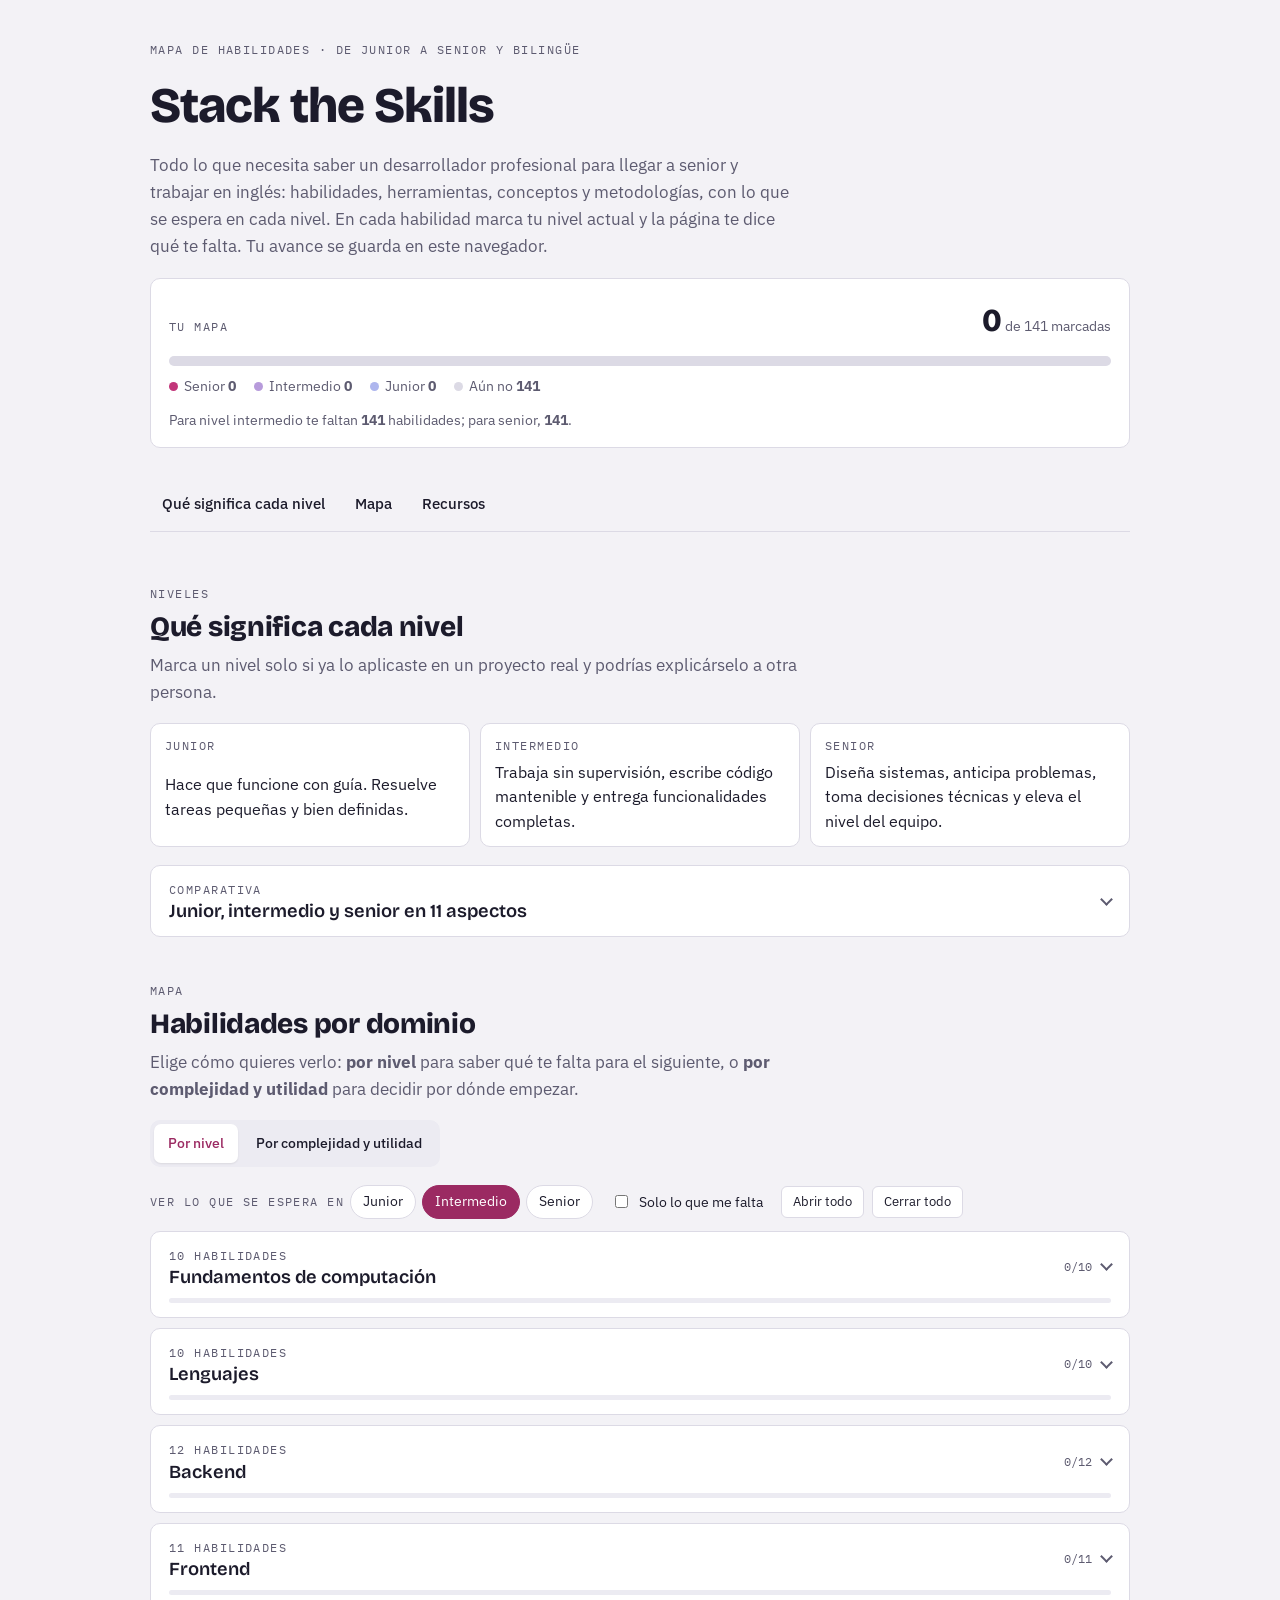
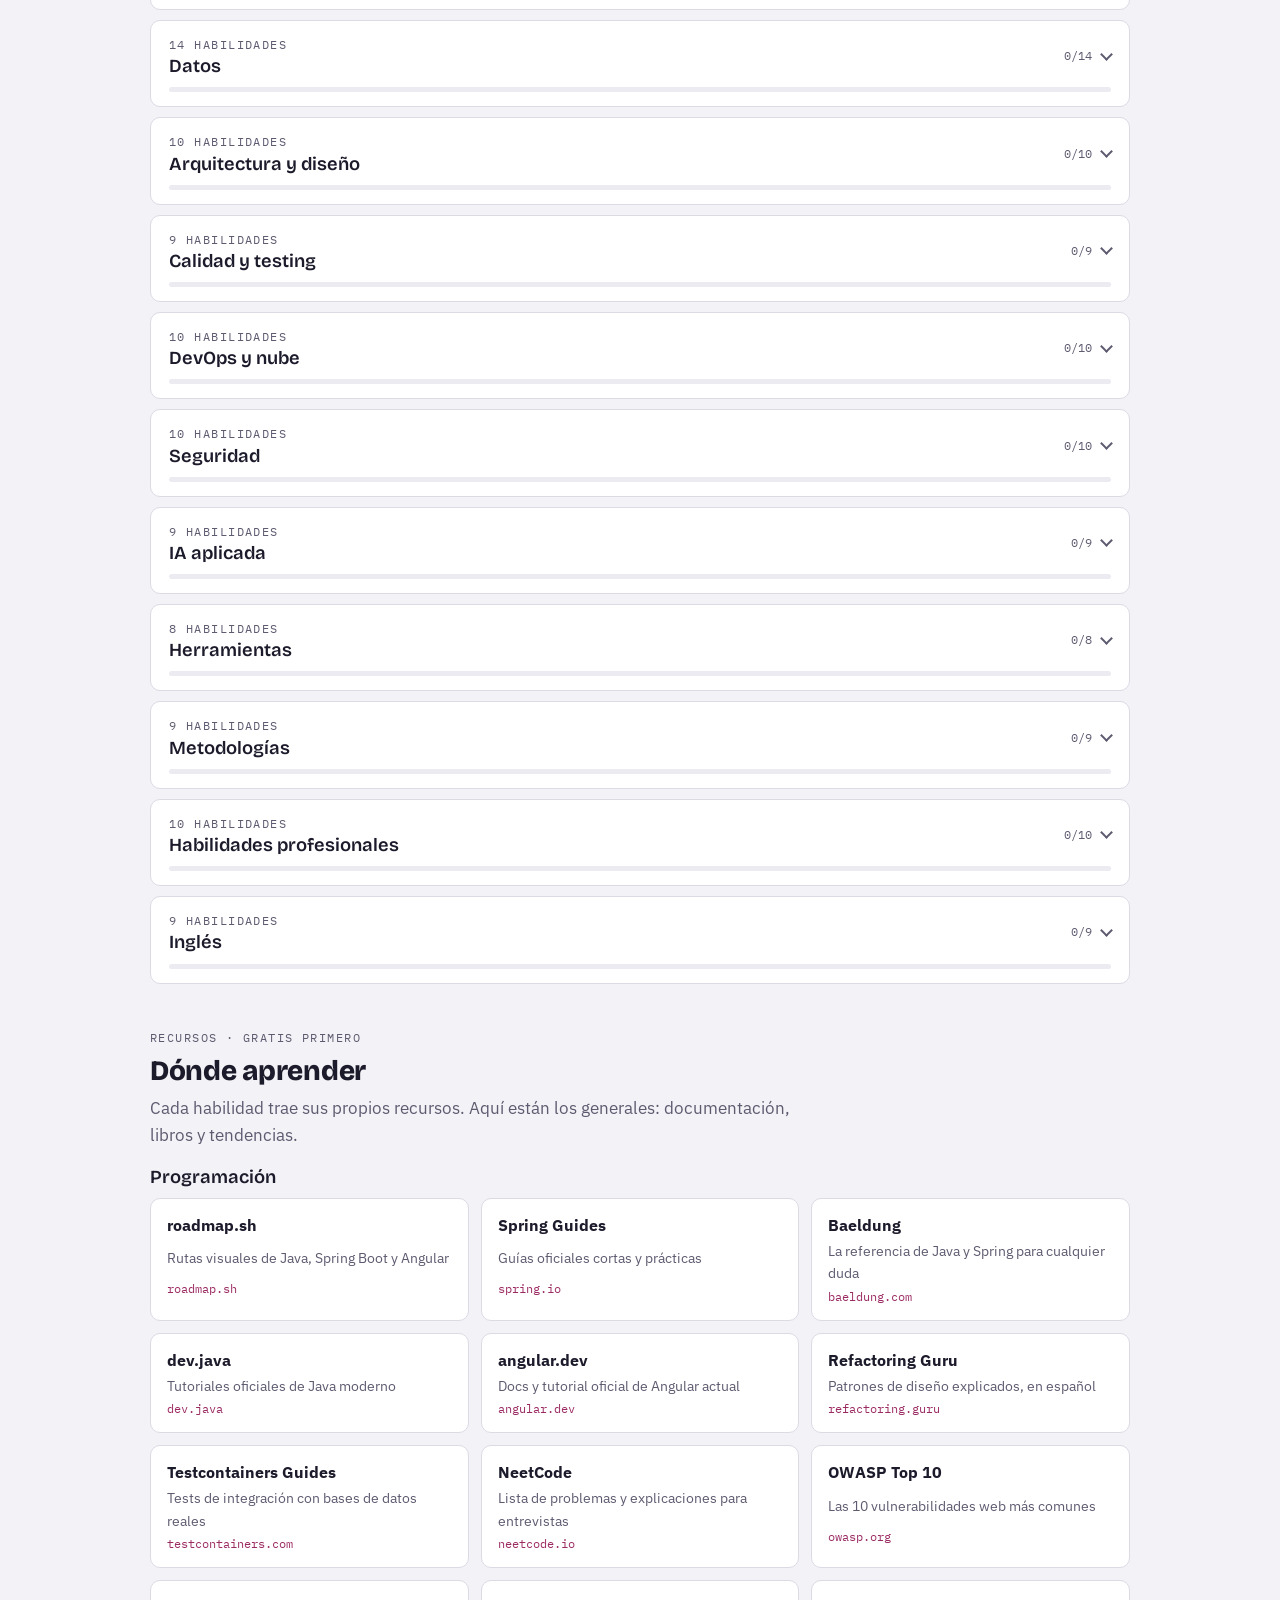
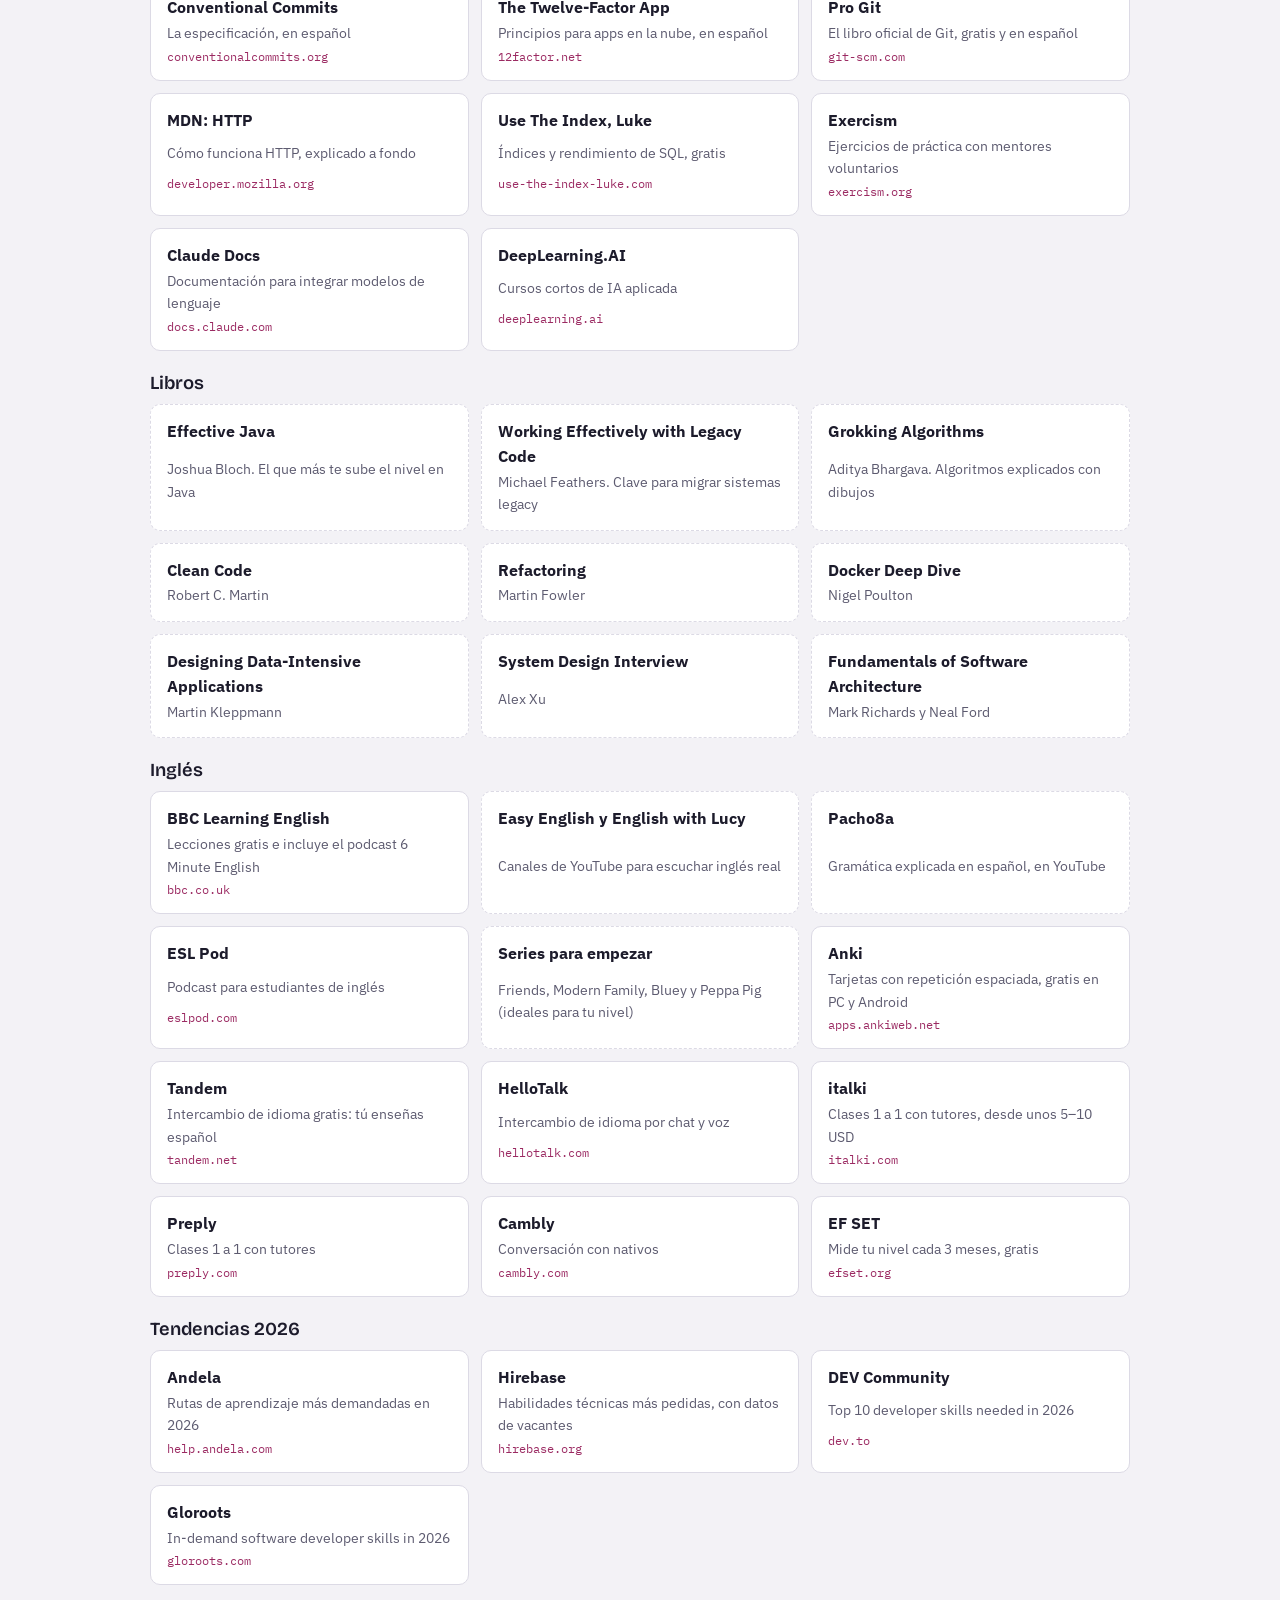
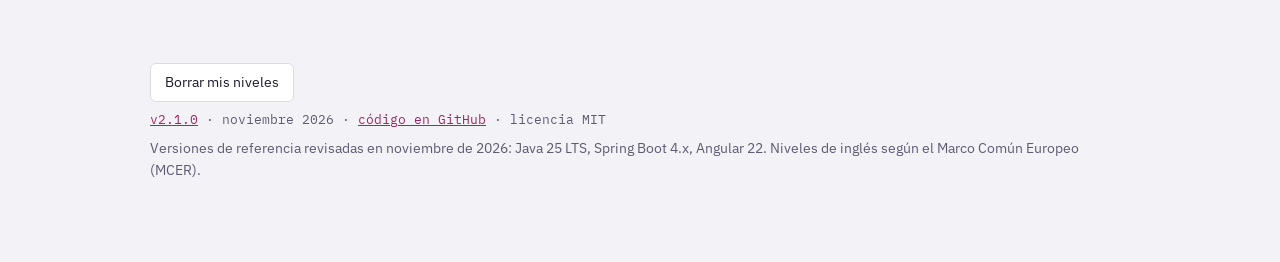
<file: index.html>
<!doctype html>
<html lang="es">
<head>
<meta charset="utf-8">
<meta name="viewport" content="width=device-width, initial-scale=1, viewport-fit=cover">
<meta name="description" content="Mapa de habilidades para llegar a desarrollador senior y bilingüe: 141 habilidades en 14 dominios, por nivel y por complejidad y utilidad.">
<title>Stack the Skills</title>
<meta name="theme-color" content="#F3F2F6" media="(prefers-color-scheme: light)">
<meta name="theme-color" content="#141320" media="(prefers-color-scheme: dark)">
<link rel="icon" href="img/favicon.svg" type="image/svg+xml">
<link rel="apple-touch-icon" href="img/apple-touch-icon.png">
<link rel="canonical" href="https://bernardo-qg.github.io/stack-the-skills/">

<!-- Vista previa al compartir el link (WhatsApp, LinkedIn, Slack…) -->
<meta property="og:type" content="website">
<meta property="og:locale" content="es_MX">
<meta property="og:site_name" content="Stack the Skills">
<meta property="og:title" content="Stack the Skills">
<meta property="og:description" content="Mapa de habilidades para llegar a desarrollador senior y bilingüe: 141 habilidades en 14 dominios, por nivel y por complejidad y utilidad.">
<meta property="og:url" content="https://bernardo-qg.github.io/stack-the-skills/">
<meta property="og:image" content="https://bernardo-qg.github.io/stack-the-skills/img/og-image.png">
<meta property="og:image:width" content="1200">
<meta property="og:image:height" content="630">
<meta property="og:image:alt" content="Stack the Skills: mapa de habilidades de junior a senior">
<meta name="twitter:card" content="summary_large_image">
<link rel="preconnect" href="https://fonts.googleapis.com">
<link rel="stylesheet" href="https://fonts.googleapis.com/css2?family=Bricolage+Grotesque:opsz,wght@12..96,600;12..96,800&family=IBM+Plex+Sans:wght@400;500;600&family=IBM+Plex+Mono:wght@400;500&display=swap">
<link rel="stylesheet" href="css/styles.css?v=2.1.0">
<script src="js/app.js?v=2.1.0" defer></script>
</head>
<body>
<div class="wrap">

<header>
  <span class="eyebrow">Mapa de habilidades · de junior a senior y bilingüe</span>
  <h1>Stack the Skills</h1>
  <p class="lead">Todo lo que necesita saber un desarrollador profesional para llegar a senior y trabajar en inglés: habilidades, herramientas, conceptos y metodologías, con lo que se espera en cada nivel. En cada habilidad marca tu nivel actual y la página te dice qué te falta. Tu avance se guarda en este navegador.</p>
  <div class="summary" id="summary" aria-live="polite"></div>
</header>

<nav aria-label="Secciones"><ul>
  <li><a href="#niveles">Qué significa cada nivel</a></li>
  <li><a href="#mapa">Mapa</a></li>
  <li><a href="#recursos">Recursos</a></li>
</ul></nav>

<section id="niveles">
  <div class="sec-head">
    <span class="eyebrow">Niveles</span>
    <h2>Qué significa cada nivel</h2>
    <p class="lead" id="levelRule"></p>
  </div>
  <div class="level-cards" id="levelCards"></div>
  <details class="acc" data-acc="matrix">
    <summary>
      <div class="sum-main"><span class="eyebrow">Comparativa</span><h3>Junior, intermedio y senior en 11 aspectos</h3></div>
      <div class="sum-side"><span class="chev" aria-hidden="true"></span></div>
    </summary>
    <div class="acc-body">
      <div class="tablebox"><table class="week levels-table" id="matrix"></table></div>
      <div><h4 class="group">Señales de que vas pasando a senior</h4><ul class="plain" id="signals"></ul></div>
    </div>
  </details>
</section>

<section id="mapa">
  <div class="sec-head">
    <span class="eyebrow">Mapa</span>
    <h2>Habilidades por dominio</h2>
    <p class="lead">Elige cómo quieres verlo: <b>por nivel</b> para saber qué te falta para el siguiente, o <b>por complejidad y utilidad</b> para decidir por dónde empezar.</p>
  </div>

  <div class="modebar" role="group" aria-label="Modo de vista">
    <button type="button" class="mode" data-mode="level" aria-pressed="true">Por nivel</button>
    <button type="button" class="mode" data-mode="matrix" aria-pressed="false">Por complejidad y utilidad</button>
  </div>

  <div id="levelMode">
    <div class="filters">
      <div class="target" role="group" aria-label="Nivel objetivo">
        <span class="eyebrow">Ver lo que se espera en</span>
        <button type="button" class="chip-btn" data-target="junior" aria-pressed="false">Junior</button>
        <button type="button" class="chip-btn" data-target="mid" aria-pressed="true">Intermedio</button>
        <button type="button" class="chip-btn" data-target="senior" aria-pressed="false">Senior</button>
      </div>
      <label class="toggle"><input type="checkbox" id="onlyMissing"> Solo lo que me falta</label>
      <div class="toolbar"><button type="button" class="btn-sm" data-open="domainStack">Abrir todo</button><button type="button" class="btn-sm" data-close="domainStack">Cerrar todo</button></div>
    </div>
    <div class="stack" id="domainStack"></div>
  </div>

  <div id="matrixMode" hidden>
    <div class="filters">
      <label class="select"><span class="eyebrow">Dominio</span>
        <select id="domainFilter"><option value="">Todos los dominios</option></select>
      </label>
      <p class="note" id="criteria"></p>
    </div>
    <div class="tablebox"><div class="grid9" id="grid9"></div></div>
    <div id="skillDetail" class="skill-detail" hidden></div>
  </div>
</section>

<section id="recursos">
  <div class="sec-head">
    <span class="eyebrow">Recursos · gratis primero</span>
    <h2>Dónde aprender</h2>
    <p class="lead">Cada habilidad trae sus propios recursos. Aquí están los generales: documentación, libros y tendencias.</p>
  </div>
  <div id="res"></div>
</section>

<footer>
  <div class="reset" id="resetBox"></div>
  <p class="version"><a href="https://github.com/Bernardo-QG/stack-the-skills/blob/main/CHANGELOG.md" target="_blank" rel="noopener">v2.1.0</a> · noviembre 2026 · <a href="https://github.com/Bernardo-QG/stack-the-skills" target="_blank" rel="noopener">código en GitHub</a> · licencia MIT</p>
  <p>Versiones de referencia revisadas en noviembre de 2026: Java 25 LTS, Spring Boot 4.x, Angular 22. Niveles de inglés según el Marco Común Europeo (MCER).</p>
</footer>

</div>
</body>
</html>
</file>
<file: css/styles.css>
/* Layout: plano de obra — una columna de lectura, línea de tiempo numerada para las capas, rejilla de fichas para el temario */
:root{
  --bg:#F3F2F6; --surface:#FFFFFF; --ink:#1C1B2B; --muted:#5D5B70; --line:#DCDAE5;
  --accent:#9B2A62; --accent-soft:#F6E1EC; --ok:#5B3F9E; --ok-soft:#ECE6F7; --code:#ECEBF2;
  --f-display:"Bricolage Grotesque", "Segoe UI", system-ui, sans-serif;
  --f-body:"IBM Plex Sans", "Segoe UI", system-ui, sans-serif;
  --f-mono:"IBM Plex Mono", ui-monospace, "Cascadia Code", Consolas, monospace;
}
@media (prefers-color-scheme: dark){:root:not([data-theme="light"]){
  --bg:#141320; --surface:#1C1B2A; --ink:#E9E8F2; --muted:#A3A1B8; --line:#2E2C40;
  --accent:#F06BAA; --accent-soft:#3A1B2C; --ok:#B49BEA; --ok-soft:#2A2240; --code:#22212F; color-scheme:dark}}
:root[data-theme="dark"]{
  --bg:#141320; --surface:#1C1B2A; --ink:#E9E8F2; --muted:#A3A1B8; --line:#2E2C40;
  --accent:#F06BAA; --accent-soft:#3A1B2C; --ok:#B49BEA; --ok-soft:#2A2240; --code:#22212F; color-scheme:dark}

*{box-sizing:border-box}
body{background:var(--bg);color:var(--ink);font-family:var(--f-body);font-size:15.5px;line-height:1.6;
  padding-left:max(16px, env(safe-area-inset-left, 0px));padding-right:max(16px, env(safe-area-inset-right, 0px))}
body::before{content:"";position:fixed;inset:0 0 auto;height:env(safe-area-inset-top,0px);z-index:10;background:var(--bg)}
.wrap{max-width:980px;margin:0 auto;padding-block:40px 80px}
h1,h2,h3{font-family:var(--f-display);text-wrap:balance;line-height:1.15;margin:0}
h1{font-size:clamp(2rem,5vw,3.1rem);font-weight:800;letter-spacing:-.02em}
h2{font-size:1.75rem;font-weight:800;letter-spacing:-.01em}
h3{font-size:1.15rem;font-weight:600}
p{margin:0}
a{color:var(--accent)}
code,.mono{font-family:var(--f-mono);font-size:.86em}
code{background:var(--code);padding:.1em .35em;border-radius:4px}
.eyebrow{font-family:var(--f-mono);font-size:.75rem;text-transform:uppercase;letter-spacing:.12em;color:var(--muted)}
.lead{color:var(--muted);max-width:65ch;font-size:1.05rem}

/* header */
header{display:grid;gap:18px;margin-bottom:28px}
.versions{display:flex;flex-wrap:wrap;gap:8px}
.chip{font-family:var(--f-mono);font-size:.78rem;border:1px solid var(--line);background:var(--surface);padding:4px 10px;border-radius:999px;white-space:nowrap}
.chip b{color:var(--accent);font-weight:500}
.global{display:grid;gap:8px;background:var(--surface);border:1px solid var(--line);border-radius:10px;padding:16px 18px}
.global-top{display:flex;justify-content:space-between;align-items:baseline;gap:12px;flex-wrap:wrap}
.big{font-family:var(--f-display);font-size:2rem;font-weight:800;font-variant-numeric:tabular-nums}
.bar{height:8px;background:var(--code);border-radius:999px;overflow:hidden}
.bar>i{display:block;height:100%;width:0;background:var(--accent);transition:width .3s}
.stats{display:flex;flex-wrap:wrap;gap:6px 18px;font-size:.85rem;color:var(--muted);font-variant-numeric:tabular-nums}

/* nav */
nav{position:sticky;top:env(safe-area-inset-top,0px);z-index:5;background:var(--bg);border-bottom:1px solid var(--line);margin-bottom:8px}
nav ul{list-style:none;margin:0;padding:10px 0;display:flex;gap:6px;overflow-x:auto}
nav a{display:block;text-decoration:none;color:var(--ink);font-weight:500;font-size:.92rem;padding:6px 12px;border-radius:6px;white-space:nowrap}
nav a:hover,nav a:focus-visible{background:var(--accent-soft);color:var(--accent);outline:none}

section{padding-top:44px;display:grid;gap:18px}
.sec-head{display:grid;gap:8px}

/* principios */
.rules{display:grid;grid-template-columns:repeat(auto-fit,minmax(220px,1fr));gap:12px}
.rule{background:var(--surface);border:1px solid var(--line);border-radius:10px;padding:14px 16px;display:grid;gap:4px}
.rule .k{font-family:var(--f-mono);font-size:.75rem;color:var(--accent)}

/* timeline */
.timeline{display:grid;gap:0;position:relative}
.layer{display:grid;grid-template-columns:56px minmax(0,1fr);gap:0 16px;position:relative}
.layer::before{content:"";position:absolute;left:27px;top:52px;bottom:0;width:2px;background:var(--line)}
.layer:last-child::before{display:none}
.num{width:56px;height:56px;border-radius:50%;border:2px solid var(--line);background:var(--surface);display:grid;place-items:center;
  font-family:var(--f-display);font-weight:800;font-size:1.3rem;font-variant-numeric:tabular-nums;position:relative;z-index:1}
.layer.done .num{background:var(--ok);border-color:var(--ok);color:var(--surface)}
.card{min-width:0;background:var(--surface);border:1px solid var(--line);border-radius:10px;padding:18px 20px;margin-bottom:22px;display:grid;grid-template-columns:minmax(0,1fr);gap:12px}
.card-top{display:flex;justify-content:space-between;align-items:flex-start;gap:12px;flex-wrap:wrap}
.meta{display:flex;gap:8px;flex-wrap:wrap;min-width:0}
.card-top>*{min-width:0}
.pill{font-family:var(--f-mono);font-size:.72rem;padding:3px 8px;border-radius:999px;background:var(--code);color:var(--muted);white-space:nowrap}
.pill.hot{background:var(--accent-soft);color:var(--accent)}
.pill.okp{background:var(--ok-soft);color:var(--ok)}
.goal{color:var(--muted)}
.dod{border-top:1px dashed var(--line);padding-top:10px;font-size:.92rem}
.dod b{font-family:var(--f-mono);font-size:.75rem;letter-spacing:.08em;text-transform:uppercase;color:var(--ok);margin-right:6px}

/* checklist */
.checks{list-style:none;margin:0;padding:0;display:grid;gap:4px}
.checks span{overflow-wrap:anywhere}
.checks label{display:grid;grid-template-columns:20px minmax(0,1fr);gap:10px;align-items:start;cursor:pointer;padding:3px 4px;border-radius:6px}
.checks label:hover{background:var(--code)}
.checks input{appearance:none;width:18px;height:18px;margin:3px 0 0;border:1.5px solid var(--muted);border-radius:4px;display:grid;place-items:center;cursor:pointer;background:var(--surface)}
.checks input:checked{background:var(--ok);border-color:var(--ok)}
.checks input:checked::after{content:"";width:5px;height:9px;border:solid var(--surface);border-width:0 2px 2px 0;transform:rotate(45deg) translate(-1px,-1px)}
.checks input:focus-visible{outline:2px solid var(--accent);outline-offset:2px}
.checks input:checked + span{color:var(--muted);text-decoration:line-through;text-decoration-color:var(--line)}
.checks small{display:block;color:var(--muted);font-size:.84rem;text-decoration:none}

/* temario grid */
.grid{display:grid;grid-template-columns:repeat(auto-fit,minmax(min(100%,420px),1fr));gap:14px}
.grid .card{margin:0}
.mini{display:grid;gap:6px}
.mini .bar{height:5px}
.mini .stats{font-size:.78rem}

/* estándares */
pre{margin:0;background:var(--code);border-radius:8px;padding:12px 14px;overflow-x:auto;font-family:var(--f-mono);font-size:.82rem;line-height:1.55}
.std-ex{display:grid;gap:6px}

/* recursos */
.res{display:grid;grid-template-columns:repeat(auto-fit,minmax(min(100%,280px),1fr));gap:12px}
.res a{display:grid;gap:2px;text-decoration:none;color:var(--ink);background:var(--surface);border:1px solid var(--line);border-radius:10px;padding:14px 16px}
.res a:hover,.res a:focus-visible{border-color:var(--accent);outline:none}
.res a span{color:var(--muted);font-size:.88rem}
.res a .mono{color:var(--accent);font-size:.75rem}

.week{width:100%;border-collapse:collapse;font-size:.92rem}
.week th,.week td{text-align:left;padding:8px 10px;border-bottom:1px solid var(--line);vertical-align:top}
.week th{font-family:var(--f-mono);font-size:.75rem;text-transform:uppercase;letter-spacing:.08em;color:var(--muted);font-weight:500}
.tablebox{overflow-x:auto;background:var(--surface);border:1px solid var(--line);border-radius:10px}

.reset{display:flex;gap:10px;align-items:center;flex-wrap:wrap;margin-top:8px}
button{font:inherit;font-size:.88rem;border:1px solid var(--line);background:var(--surface);color:var(--ink);padding:7px 14px;border-radius:6px;cursor:pointer}
button:hover{border-color:var(--accent)}
button.danger{background:var(--accent);border-color:var(--accent);color:var(--surface)}
button:focus-visible{outline:2px solid var(--accent);outline-offset:2px}
footer{margin-top:48px;color:var(--muted);font-size:.85rem;display:grid;gap:8px}

@media (max-width:560px){
  .layer{grid-template-columns:40px minmax(0,1fr);gap:0 10px}
  .num{width:40px;height:40px;font-size:1rem}
  .layer::before{left:19px;top:40px}
  .card{padding:14px}
}
@media (prefers-reduced-motion:reduce){*{transition:none!important}}

/* acordeones */
.stack{display:grid;gap:10px}
details.acc{background:var(--surface);border:1px solid var(--line);border-radius:10px}
details.acc.done{border-color:var(--ok)}
details.acc>summary{list-style:none;cursor:pointer;display:grid;grid-template-columns:minmax(0,1fr) auto;gap:10px 14px;align-items:center;padding:14px 18px;border-radius:10px}
details.acc>summary::-webkit-details-marker{display:none}
details.acc>summary:hover{background:var(--code)}
details.acc>summary:focus-visible{outline:2px solid var(--accent);outline-offset:-2px}
.sum-main{display:grid;gap:2px;min-width:0}
.sum-side{display:flex;align-items:center;gap:10px;flex-wrap:wrap;justify-content:flex-end}
.sum-bar{grid-column:1/-1;height:5px}
.count{font-family:var(--f-mono);font-size:.78rem;color:var(--muted);font-variant-numeric:tabular-nums;white-space:nowrap}
details.acc.done .count{color:var(--ok)}
.chev{width:9px;height:9px;border:solid var(--muted);border-width:0 2px 2px 0;transform:translateY(-2px) rotate(45deg);transition:transform .2s;flex:none}
details[open]>summary .chev{transform:translateY(2px) rotate(225deg)}
.acc-body{padding:4px 18px 18px;display:grid;grid-template-columns:minmax(0,1fr);gap:12px}
.toolbar{display:flex;gap:8px;flex-wrap:wrap;align-items:center}
.btn-sm{font-size:.8rem;padding:5px 11px}
.fallback{width:100%;min-height:120px;font-family:var(--f-mono);font-size:.8rem;background:var(--code);color:var(--ink);border:1px solid var(--line);border-radius:8px;padding:10px}
.divider{margin-top:72px;padding-top:28px;border-top:2px solid var(--line);display:grid;gap:8px}
.layer details.acc{margin-bottom:16px;min-width:0}
@media (max-width:560px){details.acc>summary{padding:12px 14px}.acc-body{padding:4px 14px 14px}}

/* base fuera del visor */
body{margin:0}
[hidden]{display:none!important}
.load-error{color:var(--accent);background:var(--accent-soft);padding:12px 16px;border-radius:8px}

/* plan */
.goal-quote{margin:0;border-left:3px solid var(--accent);background:var(--accent-soft);padding:12px 16px;border-radius:0 8px 8px 0;max-width:72ch}
.note{color:var(--muted);font-size:.9rem}
ul.plain{margin:0;padding-left:1.2em;display:grid;gap:6px}
.dod ul.plain{margin-top:6px}
h4.group{margin:6px 0 0;font-family:var(--f-mono);font-size:.74rem;font-weight:500;text-transform:uppercase;letter-spacing:.1em;color:var(--accent)}
.avoid{display:grid;grid-template-columns:repeat(auto-fit,minmax(min(100%,260px),1fr));gap:10px}
.avoid-item{border:1px dashed var(--line);border-radius:10px;padding:12px 14px;font-size:.93rem}
.avoid-item b{color:var(--accent)}
.two{display:grid;grid-template-columns:repeat(auto-fit,minmax(min(100%,360px),1fr));gap:14px}
.two .card{margin:0}
.levels{display:grid;grid-template-columns:repeat(auto-fit,minmax(130px,1fr));gap:8px}
.level{background:var(--surface);border:1px solid var(--line);border-radius:10px;padding:10px 12px;display:grid;gap:2px;position:relative}
.level b{font-family:var(--f-display);font-size:1.4rem;font-weight:800;color:var(--accent)}
.level span:last-child{color:var(--muted);font-size:.85rem}
.res-cat{display:grid;gap:10px;margin-bottom:22px}
.res-item{display:grid;gap:2px;background:var(--surface);border:1px dashed var(--line);border-radius:10px;padding:14px 16px}
.res-item span{color:var(--muted);font-size:.88rem}
/* bitácora */
table.log{border-collapse:collapse;font-size:.88rem;min-width:900px;width:100%}
table.log th,table.log td{padding:4px 6px;border-bottom:1px solid var(--line);text-align:left}
table.log thead th{font-family:var(--f-mono);font-size:.7rem;text-transform:uppercase;letter-spacing:.06em;color:var(--muted);font-weight:500;padding:10px 6px}
table.log tbody th{font-family:var(--f-mono);font-weight:500;white-space:nowrap;padding-left:12px}
.log-in{width:100%;min-width:70px;font:inherit;font-variant-numeric:tabular-nums;color:var(--ink);background:transparent;border:1px solid transparent;border-radius:5px;padding:5px 6px}
.log-in.wide{min-width:200px}
.log-in:hover{border-color:var(--line)}
.log-in:focus{outline:none;border-color:var(--accent);background:var(--surface)}
.log-in::placeholder{color:var(--muted);opacity:.7}
.version{font-family:var(--f-mono);font-size:.8rem}
.levels-table{min-width:720px}
.levels-table td:nth-child(2){color:var(--muted)}
#nivel>.card,#reglas>.card,#bitacora>.card{margin:0}

/* ===== v2: mapa de habilidades ===== */
/* los niveles siguen la evolución del logo: azul (junior), violeta (intermedio), magenta (senior) */
:root{ --lv1:#AEB6EE; --lv2:#B79BDB; --lv3:#C2367A; --lv0:#DCDAE5; }
@media (prefers-color-scheme: dark){:root:not([data-theme="light"]){ --lv1:#3C4A9E; --lv2:#6A4AA8; --lv3:#F06BAA; --lv0:#2E2C40; }}
:root[data-theme="dark"]{ --lv1:#3C4A9E; --lv2:#6A4AA8; --lv3:#F06BAA; --lv0:#2E2C40; }

/* resumen */
.summary{display:grid;gap:10px;background:var(--surface);border:1px solid var(--line);border-radius:10px;padding:16px 18px}
.summary .big small{font-family:var(--f-body);font-size:.9rem;font-weight:400;color:var(--muted)}
.dist{display:flex;height:10px;border-radius:999px;overflow:hidden;background:var(--lv0)}
.dist i{display:block;height:100%}
.s3{background:var(--lv3)}.s2{background:var(--lv2)}.s1{background:var(--lv1)}.s0{background:var(--lv0)}
.dot{display:inline-block;width:9px;height:9px;border-radius:50%;margin-right:6px;vertical-align:baseline}

/* niveles */
.level-cards{display:grid;grid-template-columns:repeat(auto-fit,minmax(min(100%,220px),1fr));gap:10px}
.level-card{background:var(--surface);border:1px solid var(--line);border-radius:10px;padding:12px 14px;display:grid;gap:4px}

/* barra de modos y filtros */
.modebar{display:inline-flex;flex-wrap:wrap;gap:4px;background:var(--code);border-radius:10px;padding:4px;justify-self:start;max-width:100%}
.mode{border:0;background:transparent;font-weight:500;padding:8px 14px;border-radius:7px}
.mode[aria-pressed="true"]{background:var(--surface);color:var(--accent);box-shadow:0 1px 2px rgb(0 0 0 / .08)}
.filters{display:flex;flex-wrap:wrap;gap:10px 18px;align-items:center;margin-bottom:12px}
.target{display:flex;flex-wrap:wrap;gap:6px;align-items:center}
.chip-btn{border-radius:999px;padding:5px 12px;font-size:.85rem}
.chip-btn[aria-pressed="true"]{background:var(--accent);border-color:var(--accent);color:var(--surface)}
.toggle{display:flex;gap:8px;align-items:center;font-size:.9rem;cursor:pointer}
.select{display:flex;gap:8px;align-items:center}
.select select{font:inherit;font-size:.9rem;padding:6px 10px;border-radius:6px;border:1px solid var(--line);background:var(--surface);color:var(--ink)}

/* habilidades */
ul.skills{list-style:none;margin:0;padding:0;display:grid;gap:8px}
.skill{border:1px solid var(--line);border-radius:8px;padding:12px 14px;display:grid;gap:8px;min-width:0;background:var(--bg)}
.skill.meets{border-color:var(--lv2)}
.skill.meets .expect{color:var(--muted)}
.skill-top{display:flex;flex-wrap:wrap;gap:8px 14px;justify-content:space-between;align-items:flex-start}
.skill-name{display:grid;gap:6px;min-width:0;flex:1 1 220px}
.skill-name h4{margin:0;font-family:var(--f-display);font-size:1rem;font-weight:600;text-wrap:balance}
.pills{display:flex;flex-wrap:wrap;gap:6px}
.rate-alta{background:var(--accent-soft);color:var(--accent)}
.rate-media{background:var(--ok-soft);color:var(--ok)}
.rate-baja{background:var(--code);color:var(--muted)}
.expect{margin:0;font-size:.93rem}
.expect .eyebrow{margin-right:6px;color:var(--accent)}
details.more>summary{cursor:pointer;font-size:.85rem;color:var(--accent);width:max-content}
details.more[open]{display:grid;gap:10px}
details.more p{margin:0}
.lv3{display:grid;grid-template-columns:repeat(auto-fit,minmax(min(100%,200px),1fr));gap:8px}
.lv{border:1px dashed var(--line);border-radius:8px;padding:8px 10px;display:grid;gap:2px;font-size:.9rem}
.lv.on{border-style:solid;border-color:var(--accent);background:var(--accent-soft)}
.links{font-size:.88rem;overflow-wrap:anywhere}
.links b{font-family:var(--f-mono);font-size:.72rem;text-transform:uppercase;letter-spacing:.08em;color:var(--muted);margin-right:6px}
.skill-id{font-size:.78rem;color:var(--muted)}

/* selector de mi nivel */
.picker{display:inline-flex;border:1px solid var(--line);border-radius:8px;overflow:hidden;flex:none}
.picker input{position:absolute;opacity:0;width:1px;height:1px}
.picker label{font-family:var(--f-mono);font-size:.78rem;padding:6px 10px;cursor:pointer;color:var(--muted);border-left:1px solid var(--line);min-width:38px;text-align:center}
.picker label:first-of-type{border-left:0}
.picker label:hover{background:var(--code)}
.picker input:checked+label{color:var(--surface);background:var(--muted)}
.picker input[value="1"]:checked+label{background:var(--lv1);color:var(--ink)}
.picker input[value="2"]:checked+label{background:var(--lv2);color:var(--ink)}
.picker input[value="3"]:checked+label{background:var(--lv3);color:var(--bg)}
.picker input:focus-visible+label{outline:2px solid var(--accent);outline-offset:-2px}

/* matriz 3 × 3 */
.grid9{display:grid;grid-template-columns:110px repeat(3,minmax(200px,1fr));gap:6px;padding:8px;min-width:740px}
.g-head,.g-side{font-family:var(--f-mono);font-size:.72rem;text-transform:uppercase;letter-spacing:.08em;color:var(--muted);display:flex;align-items:center}
.g-head{justify-content:center;padding:4px}
.g-cell{border:1px solid var(--line);border-radius:8px;padding:8px;display:grid;gap:6px;align-content:start;background:var(--bg);min-height:90px}
.g-cell.u-alta.c-baja{border-color:var(--accent);background:var(--accent-soft)}
.g-tag{font-family:var(--f-mono);font-size:.68rem;text-transform:uppercase;letter-spacing:.08em;color:var(--accent)}
.g-chips{display:flex;flex-wrap:wrap;gap:4px}
.skill-chip{font-size:.78rem;padding:3px 9px;border-radius:999px;border:1px solid var(--line);background:var(--surface);text-align:left}
.skill-chip.lvl-1{border-color:var(--lv1);box-shadow:inset 3px 0 0 var(--lv1)}
.skill-chip.lvl-2{border-color:var(--lv2);box-shadow:inset 3px 0 0 var(--lv2)}
.skill-chip.lvl-3{border-color:var(--lv3);box-shadow:inset 3px 0 0 var(--lv3)}
.skill-detail{margin-top:14px;background:var(--surface);border:1px solid var(--accent);border-radius:10px;padding:16px 18px;display:grid;gap:10px}
.skill-detail p{margin:0}
section>*,#levelMode,#matrixMode{min-width:0}
</file>
